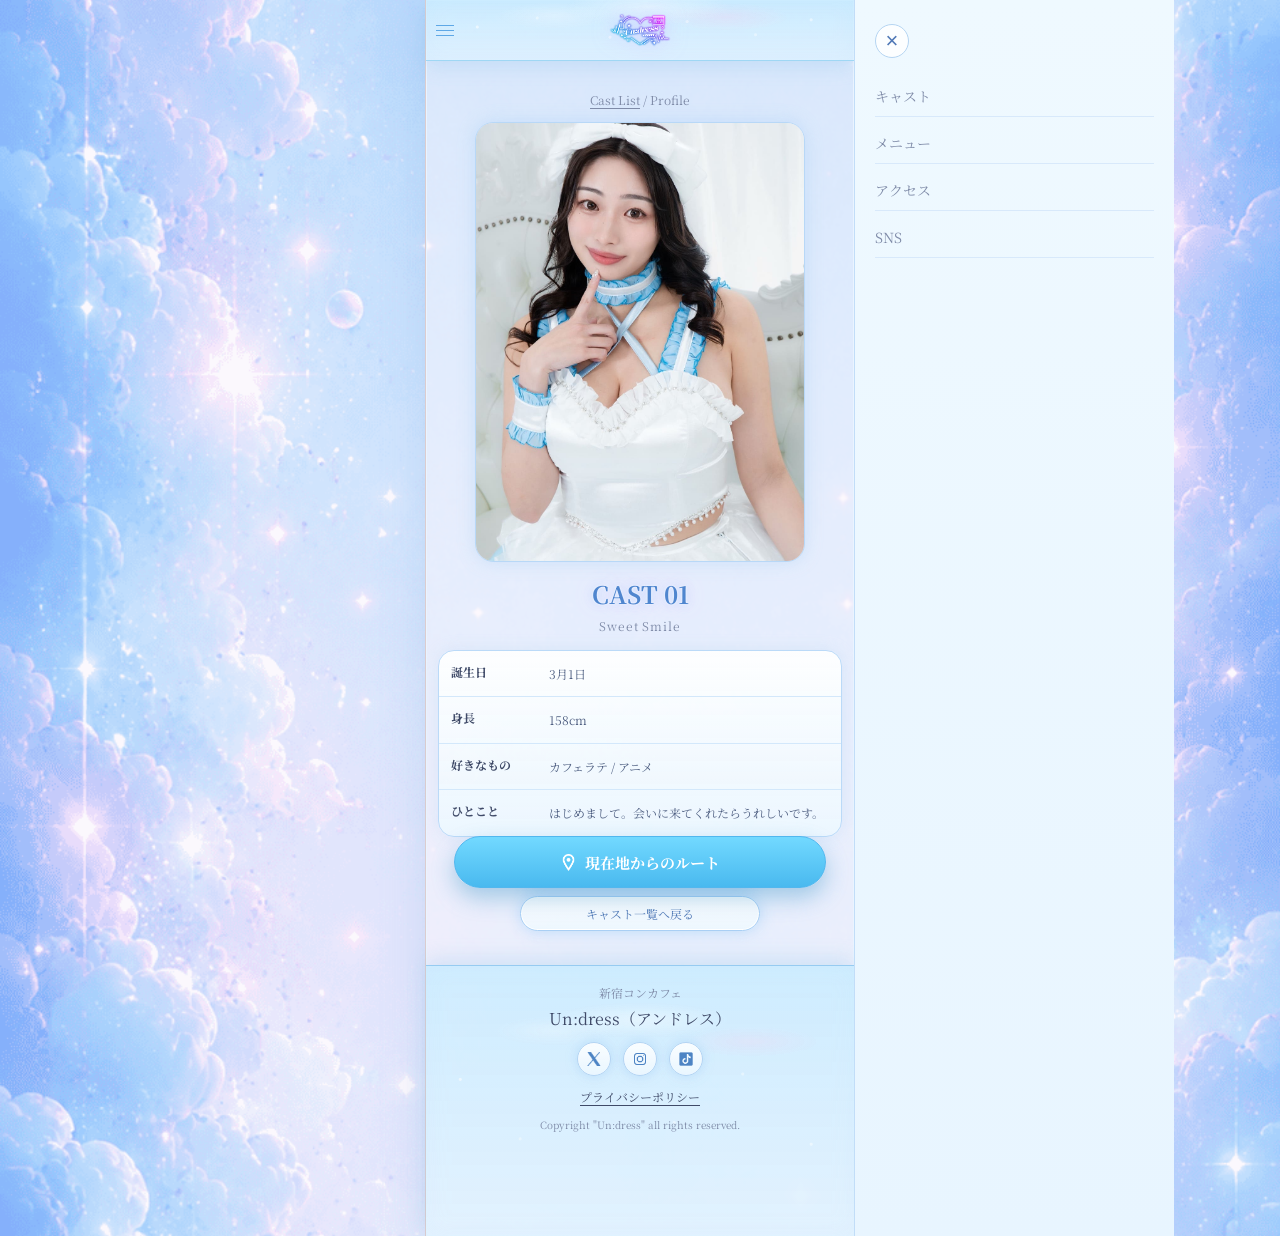
<file: cast-profile.html>
<!DOCTYPE html>
<html lang="ja">
<head>
  <meta charset="UTF-8">
  <meta name="viewport" content="width=device-width, initial-scale=1.0">
  <title>Un:dress Cast Profile</title>
  <link rel="preconnect" href="https://fonts.googleapis.com">
  <link rel="preconnect" href="https://fonts.gstatic.com" crossorigin>
  <link href="https://fonts.googleapis.com/css2?family=Noto+Serif+JP:wght@500;700&display=swap" rel="stylesheet">
  <link rel="stylesheet" href="styles.css?v=20260529a">
</head>
<body>
  <div class="site-shell">
    <header class="site-header">
      <a class="brand" href="index.html#top" aria-label="Un:dress">
        <img src="assets/logo.png" alt="Un:dress ロゴ">
      </a>
      <button class="menu-toggle" type="button" aria-label="メニューを開く" aria-controls="drawer" aria-expanded="false">
        <span></span><span></span><span></span>
      </button>
    </header>

    <nav class="drawer" id="drawer" aria-hidden="true">
      <button class="drawer-close" type="button" aria-label="メニューを閉じる">×</button>
      <ul>
        <li><a href="index.html#cast">キャスト</a></li>
        <li><a href="menu.html">メニュー</a></li>
        <li><a href="index.html#access">アクセス</a></li>
        <li><a href="index.html#sns">SNS</a></li>
      </ul>
    </nav>
    <div class="backdrop"></div>

    <main>
      <section class="section cast-profile-section" data-cast-profile>
        <p class="cast-profile-breadcrumb"><a href="cast.html">Cast List</a> / Profile</p>

        <figure class="cast-profile-hero">
          <img data-cast-image src="assets/cast-1.jpeg" alt="キャストプロフィール画像">
        </figure>

        <h1 class="cast-profile-name" data-cast-name>CAST 01</h1>
        <p class="cast-profile-tag" data-cast-tag>Sweet Smile</p>

        <dl class="cast-profile-table">
          <div class="cast-profile-row">
            <dt>誕生日</dt>
            <dd data-cast-birthday>3月1日</dd>
          </div>
          <div class="cast-profile-row">
            <dt>身長</dt>
            <dd data-cast-height>158cm</dd>
          </div>
          <div class="cast-profile-row">
            <dt>好きなもの</dt>
            <dd data-cast-like>カフェラテ / アニメ</dd>
          </div>
          <div class="cast-profile-row">
            <dt>ひとこと</dt>
            <dd data-cast-message>はじめまして。会いに来てくれたらうれしいです。</dd>
          </div>
        </dl>

        <div class="cast-profile-actions">
          <a class="button cast-action" href="https://x.com/undress_01" target="_blank" rel="noopener noreferrer">出勤情報をチェック</a>
          <a class="button cast-action" href="cast.html">キャスト一覧へ戻る</a>
        </div>
      </section>
    </main>

    <footer class="site-footer">
      <p class="footer-place">新宿コンカフェ</p>
      <p class="footer-name">Un:dress（アンドレス）</p>
      <div class="footer-socials">
        <a href="https://x.com/undress_01" class="social-icon" aria-label="X" target="_blank" rel="noopener noreferrer">
          <img src="assets/footer-x.png" alt="" aria-hidden="true">
        </a>
        <a href="https://www.instagram.com/undress_01/" class="social-icon" aria-label="Instagram" target="_blank" rel="noopener noreferrer">
          <img src="assets/footer-instagram.png" alt="" aria-hidden="true">
        </a>
        <a href="https://www.tiktok.com/@undress_01" class="social-icon" aria-label="TikTok" target="_blank" rel="noopener noreferrer">
          <img src="assets/footer-tiktok.png" alt="" aria-hidden="true">
        </a>
      </div>
      <p class="footer-policy"><a href="privacy.html">プライバシーポリシー</a></p>
      <p class="footer-copy">Copyright "Un:dress" all rights reserved.</p>
    </footer>
  </div>

  <a class="route-fixed-button" href="https://maps.app.goo.gl/XBom7MBDxZdv6wz77" target="_blank" rel="noopener noreferrer">
    <img src="assets/route-marker.png" alt="" aria-hidden="true">
    <span>現在地からのルート</span>
  </a>

  <script src="script.js?v=20260529a"></script>
</body>
</html>
</file>
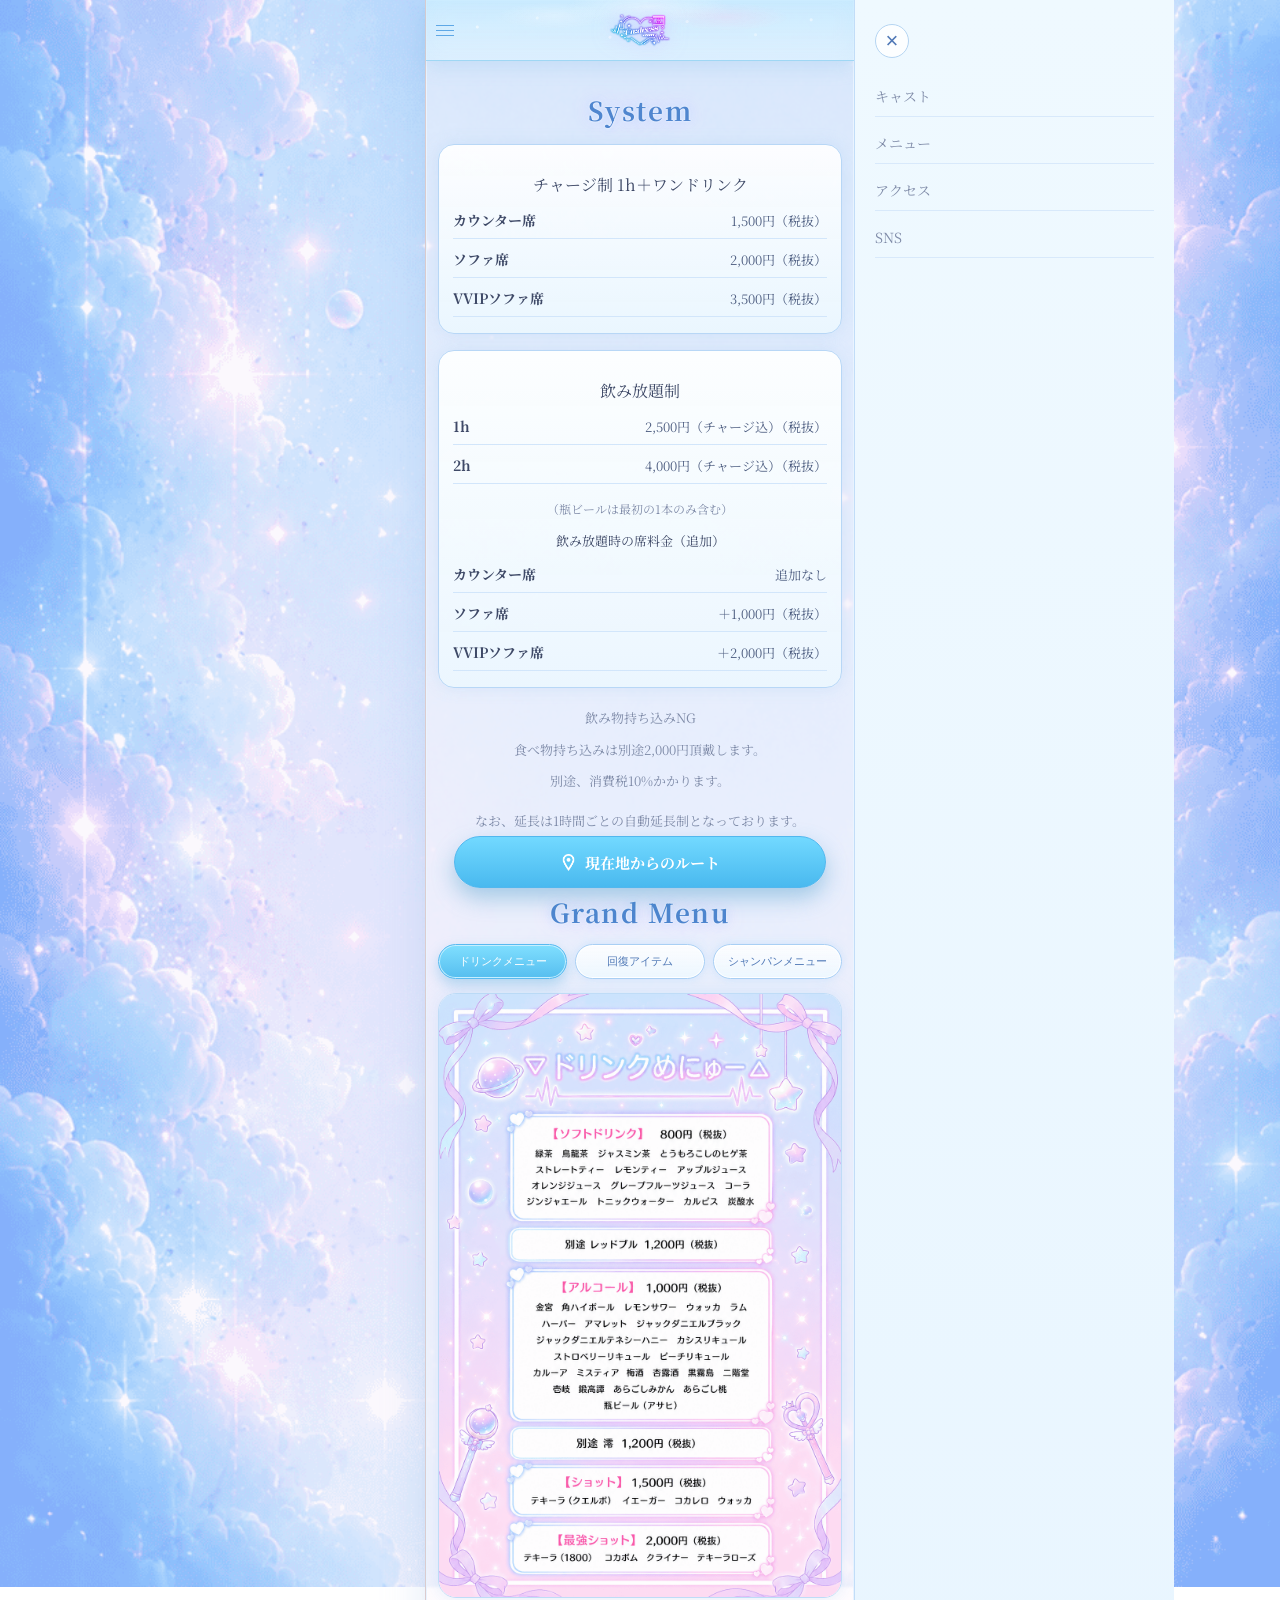
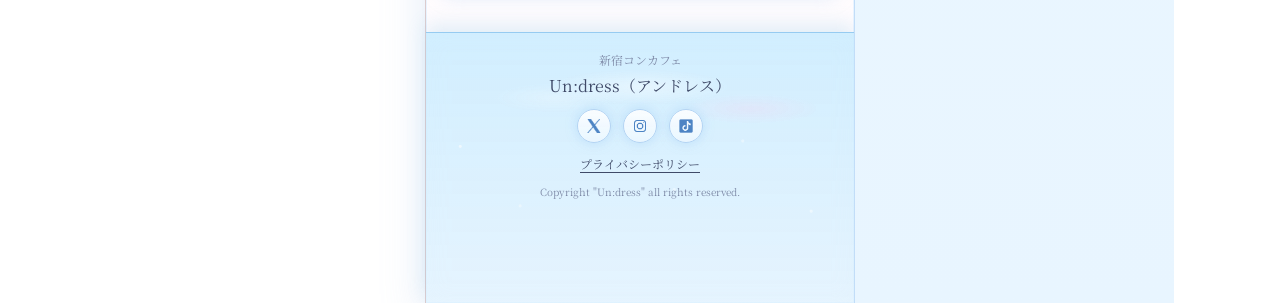
<file: menu.html>
<!DOCTYPE html>
<html lang="ja">
<head>
  <meta charset="UTF-8">
  <meta name="viewport" content="width=device-width, initial-scale=1.0">
  <title>Un:dress Menu</title>
  <link rel="preconnect" href="https://fonts.googleapis.com">
  <link rel="preconnect" href="https://fonts.gstatic.com" crossorigin>
  <link href="https://fonts.googleapis.com/css2?family=Noto+Serif+JP:wght@500;700&display=swap" rel="stylesheet">
  <link rel="stylesheet" href="styles.css?v=20260528b">
</head>
<body>
  <div class="site-shell">
    <header class="site-header">
      <a class="brand" href="index.html#top" aria-label="Un:dress">
        <img src="assets/logo.png" alt="Un:dress ロゴ">
      </a>
      <button class="menu-toggle" type="button" aria-label="メニューを開く" aria-controls="drawer" aria-expanded="false">
        <span></span><span></span><span></span>
      </button>
    </header>

    <nav class="drawer" id="drawer" aria-hidden="true">
      <button class="drawer-close" type="button" aria-label="メニューを閉じる">×</button>
      <ul>
        <li><a href="index.html#cast">キャスト</a></li>
        <li><a href="menu.html">メニュー</a></li>
        <li><a href="index.html#access">アクセス</a></li>
        <li><a href="index.html#sns">SNS</a></li>
      </ul>
    </nav>
    <div class="backdrop"></div>

    <main>
      <section class="section menu-page-section">
        <h1 class="section-title">System</h1>

        <article class="menu-plan">
          <p class="menu-subtitle">チャージ制 1h＋ワンドリンク</p>

          <ul class="menu-list">
            <li class="menu-row">
              <span class="menu-label">カウンター席</span>
              <span class="menu-price">1,500円（税抜）</span>
            </li>
            <li class="menu-row">
              <span class="menu-label">ソファ席</span>
              <span class="menu-price">2,000円（税抜）</span>
            </li>
            <li class="menu-row">
              <span class="menu-label">VVIPソファ席</span>
              <span class="menu-price">3,500円（税抜）</span>
            </li>
          </ul>
        </article>

        <article class="menu-plan">
          <p class="menu-subtitle">飲み放題制</p>
          <ul class="menu-list menu-list-single">
            <li class="menu-row">
              <span class="menu-label">1h</span>
              <span class="menu-price">2,500円（チャージ込）（税抜）</span>
            </li>
            <li class="menu-row">
              <span class="menu-label">2h</span>
              <span class="menu-price">4,000円（チャージ込）（税抜）</span>
            </li>
            <li class="menu-row menu-row-note">
              <span class="menu-note">（瓶ビールは最初の1本のみ含む）</span>
            </li>
          </ul>

          <p class="menu-subnote-title">飲み放題時の席料金（追加）</p>
          <ul class="menu-list menu-list-single">
            <li class="menu-row">
              <span class="menu-label">カウンター席</span>
              <span class="menu-price">追加なし</span>
            </li>
            <li class="menu-row">
              <span class="menu-label">ソファ席</span>
              <span class="menu-price">＋1,000円（税抜）</span>
            </li>
            <li class="menu-row">
              <span class="menu-label">VVIPソファ席</span>
              <span class="menu-price">＋2,000円（税抜）</span>
            </li>
          </ul>
        </article>

        <section class="menu-notice-group" aria-label="注意事項">
          <p class="menu-note menu-note-block">飲み物持ち込みNG</p>
          <p class="menu-note menu-note-block">食べ物持ち込みは別途2,000円頂戴します。</p>
          <p class="menu-note menu-note-block">別途、消費税10%かかります。</p>
          <p class="menu-note menu-note-block menu-note-gap">なお、延長は1時間ごとの自動延長制となっております。</p>
          <p class="menu-note menu-note-block">お時間の管理はお客様ご自身でお願いいたします。</p>
        </section>

        <section class="grand-menu-section" aria-labelledby="grand-menu-title">
          <h2 class="section-title" id="grand-menu-title">Grand Menu</h2>

          <div class="grand-menu-tabs" data-tab-switcher>
            <div class="grand-menu-tablist" role="tablist" aria-label="Grand Menuタブ">
              <button
                class="grand-menu-tab is-active"
                type="button"
                role="tab"
                id="tab-drink"
                aria-controls="panel-drink"
                aria-selected="true"
                data-tab-target="panel-drink"
              >ドリンクメニュー</button>
              <button
                class="grand-menu-tab"
                type="button"
                role="tab"
                id="tab-recovery"
                aria-controls="panel-recovery"
                aria-selected="false"
                data-tab-target="panel-recovery"
              >回復アイテム</button>
              <button
                class="grand-menu-tab"
                type="button"
                role="tab"
                id="tab-champagne"
                aria-controls="panel-champagne"
                aria-selected="false"
                data-tab-target="panel-champagne"
              >シャンパンメニュー</button>
            </div>

            <div class="grand-menu-panel-wrap">
              <figure class="grand-menu-panel is-active" id="panel-drink" role="tabpanel" aria-labelledby="tab-drink">
                <img src="assets/grand-drink-menu.png" alt="ドリンクメニュー画像" loading="lazy">
              </figure>
              <figure class="grand-menu-panel" id="panel-recovery" role="tabpanel" aria-labelledby="tab-recovery" hidden>
                <img src="assets/grand-recovery-items.png" alt="回復アイテム画像" loading="lazy">
              </figure>
              <figure class="grand-menu-panel" id="panel-champagne" role="tabpanel" aria-labelledby="tab-champagne" hidden>
                <img src="assets/grand-champagne-menu.png" alt="シャンパンメニュー画像" loading="lazy">
              </figure>
            </div>
          </div>
        </section>

      </section>
    </main>

    <footer class="site-footer">
      <p class="footer-place">新宿コンカフェ</p>
      <p class="footer-name">Un:dress（アンドレス）</p>
      <div class="footer-socials">
        <a href="https://x.com/undress_01" class="social-icon" aria-label="X" target="_blank" rel="noopener noreferrer">
          <img src="assets/footer-x.png" alt="" aria-hidden="true">
        </a>
        <a href="https://www.instagram.com/undress_01/" class="social-icon" aria-label="Instagram" target="_blank" rel="noopener noreferrer">
          <img src="assets/footer-instagram.png" alt="" aria-hidden="true">
        </a>
        <a href="https://www.tiktok.com/@undress_01" class="social-icon" aria-label="TikTok" target="_blank" rel="noopener noreferrer">
          <img src="assets/footer-tiktok.png" alt="" aria-hidden="true">
        </a>
      </div>
      <p class="footer-policy"><a href="privacy.html">プライバシーポリシー</a></p>
      <p class="footer-copy">Copyright "Un:dress" all rights reserved.</p>
    </footer>
  </div>

  <a class="route-fixed-button" href="https://maps.app.goo.gl/XBom7MBDxZdv6wz77" target="_blank" rel="noopener noreferrer">
    <img src="assets/route-marker.png" alt="" aria-hidden="true">
    <span>現在地からのルート</span>
  </a>

  <script src="script.js?v=20260528b"></script>
</body>
</html>
</file>
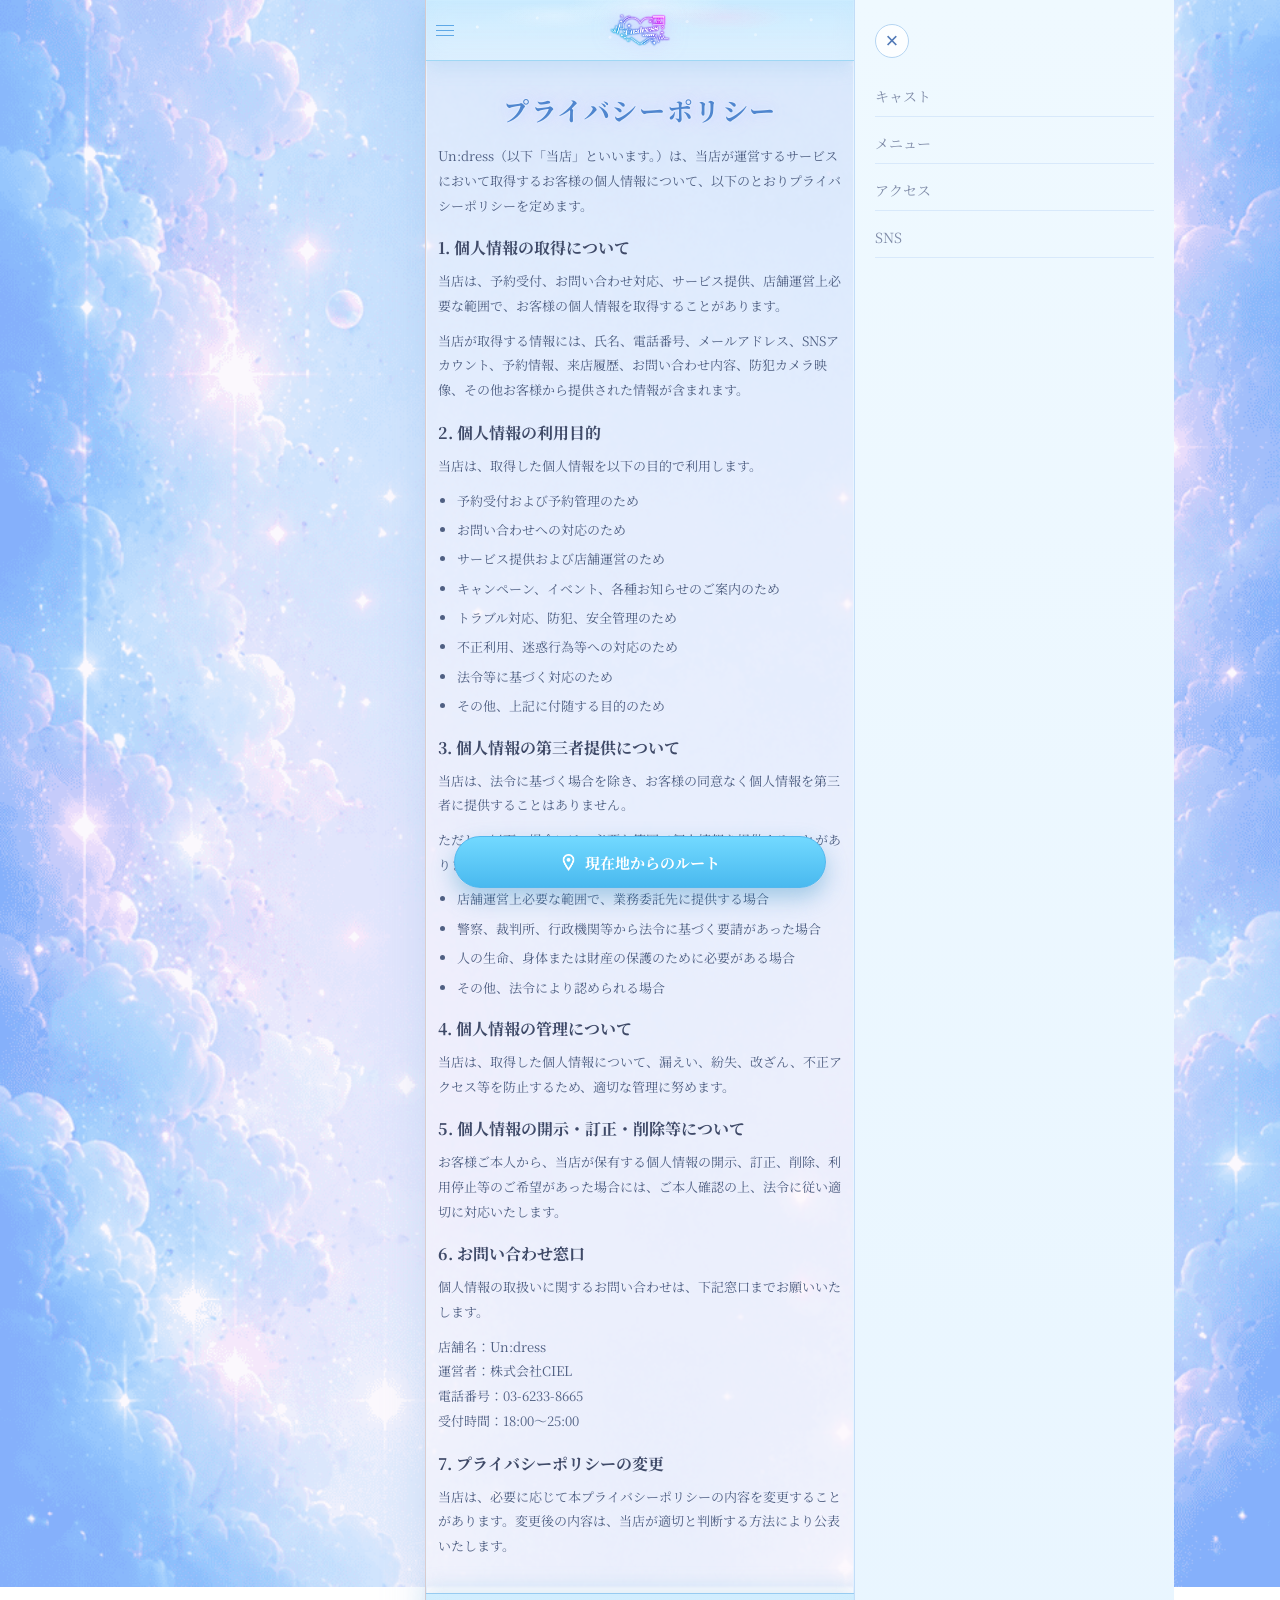
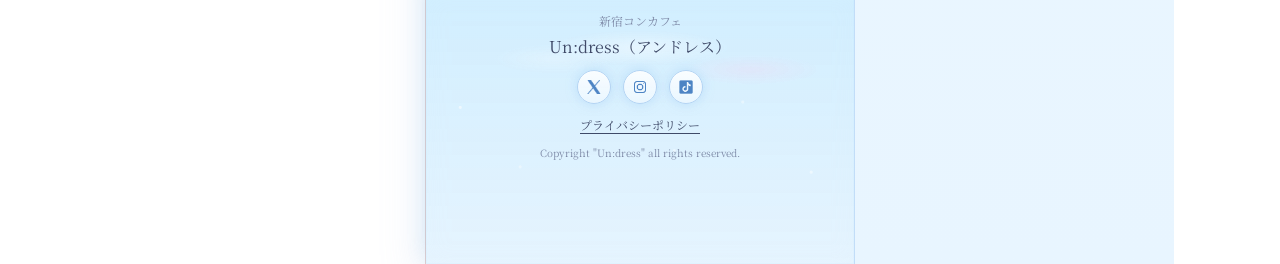
<file: privacy.html>
<!DOCTYPE html>
<html lang="ja">
<head>
  <meta charset="UTF-8">
  <meta name="viewport" content="width=device-width, initial-scale=1.0">
  <title>Un:dress プライバシーポリシー</title>
  <link rel="preconnect" href="https://fonts.googleapis.com">
  <link rel="preconnect" href="https://fonts.gstatic.com" crossorigin>
  <link href="https://fonts.googleapis.com/css2?family=Noto+Serif+JP:wght@500;700&display=swap" rel="stylesheet">
  <link rel="stylesheet" href="styles.css?v=20260528c">
</head>
<body>
  <div class="site-shell">
    <header class="site-header">
      <a class="brand" href="index.html#top" aria-label="Un:dress">
        <img src="assets/logo.png" alt="Un:dress ロゴ">
      </a>
      <button class="menu-toggle" type="button" aria-label="メニューを開く" aria-controls="drawer" aria-expanded="false">
        <span></span><span></span><span></span>
      </button>
    </header>

    <nav class="drawer" id="drawer" aria-hidden="true">
      <button class="drawer-close" type="button" aria-label="メニューを閉じる">×</button>
      <ul>
        <li><a href="index.html#cast">キャスト</a></li>
        <li><a href="menu.html">メニュー</a></li>
        <li><a href="index.html#access">アクセス</a></li>
        <li><a href="index.html#sns">SNS</a></li>
      </ul>
    </nav>
    <div class="backdrop"></div>

    <main>
      <section class="section privacy-page-section">
        <h1 class="section-title">プライバシーポリシー</h1>

        <article class="privacy-card">
          <p>Un:dress（以下「当店」といいます。）は、当店が運営するサービスにおいて取得するお客様の個人情報について、以下のとおりプライバシーポリシーを定めます。</p>

          <section class="privacy-block" aria-labelledby="privacy-1">
            <h2 id="privacy-1">1. 個人情報の取得について</h2>
            <p>当店は、予約受付、お問い合わせ対応、サービス提供、店舗運営上必要な範囲で、お客様の個人情報を取得することがあります。</p>
            <p>当店が取得する情報には、氏名、電話番号、メールアドレス、SNSアカウント、予約情報、来店履歴、お問い合わせ内容、防犯カメラ映像、その他お客様から提供された情報が含まれます。</p>
          </section>

          <section class="privacy-block" aria-labelledby="privacy-2">
            <h2 id="privacy-2">2. 個人情報の利用目的</h2>
            <p>当店は、取得した個人情報を以下の目的で利用します。</p>
            <ul>
              <li>予約受付および予約管理のため</li>
              <li>お問い合わせへの対応のため</li>
              <li>サービス提供および店舗運営のため</li>
              <li>キャンペーン、イベント、各種お知らせのご案内のため</li>
              <li>トラブル対応、防犯、安全管理のため</li>
              <li>不正利用、迷惑行為等への対応のため</li>
              <li>法令等に基づく対応のため</li>
              <li>その他、上記に付随する目的のため</li>
            </ul>
          </section>

          <section class="privacy-block" aria-labelledby="privacy-3">
            <h2 id="privacy-3">3. 個人情報の第三者提供について</h2>
            <p>当店は、法令に基づく場合を除き、お客様の同意なく個人情報を第三者に提供することはありません。</p>
            <p>ただし、以下の場合には、必要な範囲で個人情報を提供することがあります。</p>
            <ul>
              <li>店舗運営上必要な範囲で、業務委託先に提供する場合</li>
              <li>警察、裁判所、行政機関等から法令に基づく要請があった場合</li>
              <li>人の生命、身体または財産の保護のために必要がある場合</li>
              <li>その他、法令により認められる場合</li>
            </ul>
          </section>

          <section class="privacy-block" aria-labelledby="privacy-4">
            <h2 id="privacy-4">4. 個人情報の管理について</h2>
            <p>当店は、取得した個人情報について、漏えい、紛失、改ざん、不正アクセス等を防止するため、適切な管理に努めます。</p>
          </section>

          <section class="privacy-block" aria-labelledby="privacy-5">
            <h2 id="privacy-5">5. 個人情報の開示・訂正・削除等について</h2>
            <p>お客様ご本人から、当店が保有する個人情報の開示、訂正、削除、利用停止等のご希望があった場合には、ご本人確認の上、法令に従い適切に対応いたします。</p>
          </section>

          <section class="privacy-block" aria-labelledby="privacy-6">
            <h2 id="privacy-6">6. お問い合わせ窓口</h2>
            <p>個人情報の取扱いに関するお問い合わせは、下記窓口までお願いいたします。</p>
            <p>店舗名：Un:dress<br>運営者：株式会社CIEL<br>電話番号：03-6233-8665<br>受付時間：18:00〜25:00</p>
          </section>

          <section class="privacy-block" aria-labelledby="privacy-7">
            <h2 id="privacy-7">7. プライバシーポリシーの変更</h2>
            <p>当店は、必要に応じて本プライバシーポリシーの内容を変更することがあります。変更後の内容は、当店が適切と判断する方法により公表いたします。</p>
          </section>
        </article>
      </section>
    </main>

    <footer class="site-footer">
      <p class="footer-place">新宿コンカフェ</p>
      <p class="footer-name">Un:dress（アンドレス）</p>
      <div class="footer-socials">
        <a href="https://x.com/undress_01" class="social-icon" aria-label="X" target="_blank" rel="noopener noreferrer">
          <img src="assets/footer-x.png" alt="" aria-hidden="true">
        </a>
        <a href="https://www.instagram.com/undress_01/" class="social-icon" aria-label="Instagram" target="_blank" rel="noopener noreferrer">
          <img src="assets/footer-instagram.png" alt="" aria-hidden="true">
        </a>
        <a href="https://www.tiktok.com/@undress_01" class="social-icon" aria-label="TikTok" target="_blank" rel="noopener noreferrer">
          <img src="assets/footer-tiktok.png" alt="" aria-hidden="true">
        </a>
      </div>
      <p class="footer-policy"><a href="privacy.html">プライバシーポリシー</a></p>
      <p class="footer-copy">Copyright "Un:dress" all rights reserved.</p>
    </footer>
  </div>

  <a class="route-fixed-button" href="https://maps.app.goo.gl/XBom7MBDxZdv6wz77" target="_blank" rel="noopener noreferrer">
    <img src="assets/route-marker.png" alt="" aria-hidden="true">
    <span>現在地からのルート</span>
  </a>

  <script src="script.js?v=20260528b"></script>
</body>
</html>
</file>
<file: styles.css>
:root {
  --bg: #f6f8ff;
  --bg-soft: #ffffff;
  --text: #4f5f82;
  --muted: #7f8ba8;
  --heading: #4f86cf;
  --text-strong: #3f4a68;
  --line: #b9d7f8;
  --accent: #67d4ff;
  --btn-text: #4f78b6;
}

* {
  box-sizing: border-box;
}

html,
body {
  margin: 0;
  padding: 0;
  background-image: url("assets/site-bg.png");
  background-size: cover;
  background-position: center;
  background-repeat: no-repeat;
  background-attachment: fixed;
  color: var(--text);
  font-family: "Noto Serif JP", serif;
}

a {
  color: inherit;
  text-decoration: none;
}

.site-shell {
  max-width: 430px;
  margin: 0 auto;
  background: rgba(255, 248, 253, 0.46);
  min-height: 100dvh;
  border-inline: 1px solid #dccccf;
  box-shadow: 0 0 0 1px #eaf4ff inset, 0 16px 42px rgba(132, 173, 221, 0.24);
  backdrop-filter: blur(1px);
}

.site-header {
  position: sticky;
  top: 0;
  z-index: 40;
  display: flex;
  justify-content: center;
  align-items: center;
  padding: 10px;
  overflow: hidden;
  backdrop-filter: blur(12px);
  -webkit-backdrop-filter: blur(12px);
  background: linear-gradient(180deg, rgba(191, 233, 255, 0.72), rgba(215, 240, 255, 0.64));
  border-bottom: 1px solid #9fd7f4;
  box-shadow: 0 6px 18px rgba(109, 178, 220, 0.2);
}

.site-header::before {
  content: "";
  position: absolute;
  inset: 0;
  z-index: 0;
  pointer-events: none;
  background:
    radial-gradient(circle at 12% 45%, rgba(255, 255, 255, 0.55) 0 1px, transparent 2px),
    radial-gradient(circle at 26% 30%, rgba(255, 255, 255, 0.35) 0 1px, transparent 2px),
    radial-gradient(circle at 43% 62%, rgba(255, 255, 255, 0.45) 0 1px, transparent 2px),
    radial-gradient(circle at 61% 36%, rgba(255, 255, 255, 0.42) 0 1px, transparent 2px),
    radial-gradient(circle at 77% 58%, rgba(255, 255, 255, 0.38) 0 1px, transparent 2px),
    radial-gradient(circle at 90% 33%, rgba(255, 255, 255, 0.46) 0 1px, transparent 2px),
    radial-gradient(120px 26px at 52% 12%, rgba(255, 255, 255, 0.42), transparent 68%),
    radial-gradient(90px 20px at 70% 28%, rgba(255, 201, 235, 0.24), transparent 70%),
    radial-gradient(80px 18px at 30% 26%, rgba(255, 255, 255, 0.28), transparent 72%);
}

.site-header > * {
  position: relative;
  z-index: 1;
}

.brand {
  display: block;
  width: 68px;
  line-height: 0;
}

.brand img {
  width: 100%;
  height: auto;
  display: block;
  filter: drop-shadow(0 0 10px rgba(201, 170, 255, 0.5));
}

.menu-toggle {
  position: absolute;
  left: 10px;
  top: 50%;
  transform: translateY(-50%);
  width: 30px;
  height: 24px;
  border: 0;
  border-radius: 0;
  background: transparent;
  display: flex;
  flex-direction: column;
  justify-content: center;
  gap: 4px;
  padding: 0;
  cursor: pointer;
}

.menu-toggle span {
  display: block;
  width: 18px;
  height: 1px;
  background: #5ea8e6;
}

.drawer {
  position: fixed;
  inset: 0 0 0 auto;
  width: min(78vw, 320px);
  transform: translateX(100%);
  transition: transform 0.3s ease;
  background: linear-gradient(180deg, #eff9ff 0%, #e8f5ff 100%);
  z-index: 50;
  border-left: 1px solid #c2ddf8;
  padding: 24px 20px;
}

.drawer ul {
  list-style: none;
  margin: 28px 0 0;
  padding: 0;
  display: grid;
  gap: 16px;
}

.drawer a {
  display: block;
  font-size: 14px;
  color: var(--muted);
  border-bottom: 1px solid #d8e9fb;
  padding-bottom: 10px;
}

.drawer-close {
  border: 1px solid #b5d5f2;
  color: var(--btn-text);
  background: #ffffffd8;
  width: 34px;
  height: 34px;
  padding: 0;
  border-radius: 99px;
  font-size: 22px;
  line-height: 1;
}

.backdrop {
  position: fixed;
  inset: 0;
  background: rgba(117, 101, 159, 0.2);
  opacity: 0;
  pointer-events: none;
  transition: opacity 0.3s ease;
  z-index: 45;
}

.menu-open .drawer {
  transform: translateX(0);
}

.menu-open .backdrop {
  opacity: 1;
  pointer-events: auto;
}

.section {
  padding: 34px 12px;
}

.hero {
  padding: 0;
}

.hero-bg {
  height: auto;
  min-height: 0;
  border-bottom: 1px solid var(--line);
  overflow: visible;
  background: #eef7ff;
}

.hero-bg img {
  width: 100%;
  height: auto;
  display: block;
}

.hero-message {
  position: relative;
  border-top: 1px solid var(--line);
  border-bottom: 1px solid var(--line);
  background: linear-gradient(180deg, rgba(191, 233, 255, 0.72), rgba(215, 240, 255, 0.64));
}

.hero-message::before {
  content: "";
  position: absolute;
  inset: 0;
  background: linear-gradient(180deg, rgba(255, 255, 255, 0.34), rgba(255, 247, 253, 0.4));
}

.hero-copy {
  position: relative;
  z-index: 1;
  margin: 0;
  padding: 20px 12px;
  text-align: center;
  font-size: 14px;
  line-height: 1.9;
  color: var(--text);
  text-shadow: 0 0 10px #ffffff, 0 0 20px #bfe7ff;
}

.hero-links {
  margin-top: 14px;
  display: flex;
  justify-content: center;
  gap: 8px;
  flex-wrap: wrap;
}

.pill,
.button {
  border: 1px solid #a9cff4;
  color: var(--btn-text);
  padding: 8px 14px;
  border-radius: 99px;
  font-size: 12px;
  background: linear-gradient(180deg, #ffffffdd, #edf8ffcc);
  box-shadow: 0 0 0 1px #ffffff inset, 0 0 16px rgba(132, 194, 245, 0.48);
}

.ornament {
  text-align: center;
  color: var(--muted);
  letter-spacing: 0.1em;
  font-size: 12px;
}

.section-title {
  text-align: center;
  font-family: "Noto Serif JP", serif;
  font-weight: 700;
  margin: 0;
  font-size: 26px;
  letter-spacing: 0.06em;
  color: var(--heading);
  text-shadow:
    0 0 2px rgba(255, 255, 255, 0.95),
    0 0 10px rgba(184, 223, 255, 0.9),
    0 0 18px rgba(244, 196, 255, 0.78);
}

.cast-carousel {
  margin-top: 16px;
  position: relative;
}

.cast-viewport {
  overflow-x: auto;
  scroll-snap-type: x mandatory;
  scrollbar-width: none;
  -ms-overflow-style: none;
}

.cast-viewport::-webkit-scrollbar {
  display: none;
}

.cast-track {
  list-style: none;
  margin: 0;
  padding: 0 calc((100% - 180px) / 2);
  display: flex;
  gap: 12px;
}

.cast-slide {
  flex: 0 0 180px;
  width: 180px;
  height: 320px;
  border-radius: 18px;
  overflow: hidden;
  border: 1px solid #b5d4f5;
  box-shadow: 0 0 16px rgba(196, 165, 245, 0.26);
  scroll-snap-align: center;
  background: #fff;
  opacity: 0.44;
  transform: scale(0.84);
  filter: saturate(0.86);
  transition: transform 0.25s ease, opacity 0.25s ease, filter 0.25s ease, box-shadow 0.25s ease;
}

.cast-slide.is-current {
  opacity: 1;
  transform: scale(1);
  filter: saturate(1.06);
  box-shadow: 0 0 22px rgba(120, 184, 237, 0.42);
}

.cast-slide img {
  width: 100%;
  height: 100%;
  object-fit: cover;
  object-position: center;
  display: block;
}

.gallery-slide {
  display: grid;
  place-items: center;
  background: linear-gradient(135deg, rgba(211, 240, 255, 0.88), rgba(255, 228, 246, 0.88));
  color: #5a8fcd;
  font-size: 22px;
  letter-spacing: 0.08em;
}

.cast-nav {
  position: absolute;
  top: 50%;
  transform: translateY(-50%);
  width: 28px;
  height: 28px;
  border: 0;
  background: rgba(255, 255, 255, 0.72);
  color: #4c84c4;
  font-size: 22px;
  line-height: 1;
  padding: 0;
  cursor: pointer;
  border-radius: 999px;
  box-shadow: 0 0 8px rgba(94, 69, 153, 0.18);
  z-index: 2;
}

.cast-nav.prev {
  left: 2px;
}

.cast-nav.next {
  right: 2px;
}

.cast-dots {
  margin-top: 10px;
  display: flex;
  justify-content: center;
  gap: 6px;
}

.cast-dot {
  width: 8px;
  height: 8px;
  border-radius: 999px;
  border: 0;
  padding: 0;
  background: #c6e0f8;
  cursor: pointer;
}

.cast-dot.is-active {
  background: #5d98d8;
}

.cast-actions {
  margin-top: 14px;
  display: grid;
  gap: 8px;
  justify-items: center;
}

.cast-action {
  width: min(92%, 240px);
  text-align: center;
}

.media {
  height: 220px;
  margin-bottom: 18px;
}

.media img {
  width: 100%;
  height: 100%;
  object-fit: cover;
  object-position: center;
  display: block;
  border-radius: 12px;
}

.concept .media {
  border-radius: 24px;
  overflow: hidden;
}

.lead {
  text-align: center;
  margin: 0;
  color: var(--muted);
  font-size: 13px;
}

.intro h1 {
  margin: 12px 0 0;
  text-align: center;
  font-family: "Noto Serif JP", serif;
  font-size: 22px;
}

.sub {
  text-align: center;
  margin-top: 6px;
  color: var(--muted);
}

.cards {
  margin-top: 16px;
  display: grid;
  gap: 10px;
}

.card {
  border: 1px solid var(--line);
  background: linear-gradient(180deg, rgba(255, 255, 255, 0.88), rgba(255, 245, 252, 0.84));
  border-radius: 14px;
  padding: 14px;
  box-shadow: 0 0 18px rgba(201, 176, 246, 0.22);
}

.card h3 {
  margin: 0;
  font-size: 16px;
  font-family: "Noto Serif JP", serif;
}

.card p {
  margin: 8px 0 0;
  color: var(--muted);
  font-size: 12px;
}

#access {
  background: transparent;
  box-shadow: none;
}

.access-block {
  margin-top: 14px;
  border: 0;
  border-radius: 0;
  padding: 14px;
  display: grid;
  gap: 8px;
  font-size: 13px;
  background: transparent;
  box-shadow: none;
}

.store-name {
  font-weight: 700;
  color: var(--text-strong);
}

.store-main-name {
  display: inline-block;
  margin-top: 2px;
  font-size: 18px;
}

.access-map {
  margin-top: 6px;
  border-radius: 12px;
  overflow: hidden;
  border: 1px solid #bad8f6;
}

.access-map iframe {
  display: block;
  width: 100%;
  height: 260px;
}

.event-card {
  border-radius: 18px;
  overflow: hidden;
  background: rgba(255, 255, 255, 0.18);
}

.event-list {
  margin-top: 14px;
  display: grid;
  gap: 12px;
}

.event-card img {
  width: 100%;
  height: auto;
  display: block;
}

.concept h2 {
  font-family: "Noto Serif JP", serif;
  font-size: 24px;
  margin: 16px 0 10px;
  color: var(--heading);
}

.concept p {
  color: var(--muted);
  line-height: 1.9;
  font-size: 13px;
}

.ghost {
  display: inline-block;
  margin-top: 10px;
}

.tall {
  margin-top: 16px;
  height: 290px;
}

.sns-grid {
  margin-top: 14px;
  display: grid;
  gap: 12px;
}

.sns-card {
  border: 0;
  border-radius: 0;
  padding: 14px;
  background: transparent;
}

.sns-card h3 {
  margin: 0 0 10px;
  font-family: "Noto Serif JP", serif;
  color: var(--heading);
  text-align: center;
}

.embed {
  height: 180px;
}

.sns-embed {
  width: 100%;
  height: 240px;
  border: 0;
  border-radius: 0;
  background: transparent;
}

.twitter-timeline {
  display: block;
  margin: 0 auto;
}

.news-card {
  margin-top: 16px;
  border: 1px solid var(--line);
  border-radius: 14px;
  overflow: hidden;
  background: var(--bg-soft);
  box-shadow: 0 0 18px rgba(194, 170, 242, 0.18);
}

.news-thumb {
  height: 130px;
}

.news-body {
  padding: 12px;
}

.news-title {
  margin: 0;
  font-weight: 700;
}

.news-date {
  margin: 6px 0 0;
  color: var(--muted);
  font-size: 12px;
}

.more-link {
  display: block;
  margin-top: 12px;
  color: var(--accent);
  font-size: 13px;
  text-shadow: 0 0 8px #ffffff;
}

.site-footer {
  border-top: 1px solid #96cbf1;
  padding: 18px 16px calc(104px + env(safe-area-inset-bottom));
  text-align: center;
  color: var(--muted);
  font-size: 11px;
  position: relative;
  overflow: hidden;
  backdrop-filter: blur(12px);
  -webkit-backdrop-filter: blur(12px);
  background: linear-gradient(180deg, rgba(191, 233, 255, 0.72), rgba(215, 240, 255, 0.64));
  box-shadow: 0 -8px 18px rgba(109, 178, 220, 0.2);
}

.site-footer::before {
  content: "";
  position: absolute;
  inset: 0;
  z-index: 0;
  pointer-events: none;
  background:
    radial-gradient(circle at 8% 42%, rgba(255, 255, 255, 0.55) 0 1px, transparent 2px),
    radial-gradient(circle at 22% 64%, rgba(255, 255, 255, 0.35) 0 1px, transparent 2px),
    radial-gradient(circle at 39% 34%, rgba(255, 255, 255, 0.45) 0 1px, transparent 2px),
    radial-gradient(circle at 58% 58%, rgba(255, 255, 255, 0.42) 0 1px, transparent 2px),
    radial-gradient(circle at 74% 40%, rgba(255, 255, 255, 0.38) 0 1px, transparent 2px),
    radial-gradient(circle at 90% 66%, rgba(255, 255, 255, 0.46) 0 1px, transparent 2px),
    radial-gradient(130px 26px at 50% 20%, rgba(255, 255, 255, 0.4), transparent 68%),
    radial-gradient(96px 22px at 76% 28%, rgba(255, 201, 235, 0.22), transparent 70%),
    radial-gradient(84px 20px at 30% 24%, rgba(255, 255, 255, 0.24), transparent 72%);
}

.site-footer > * {
  position: relative;
  z-index: 1;
}

.footer-place {
  margin: 0;
  font-size: 12px;
}

.footer-name {
  margin: 6px 0 0;
  font-size: 16px;
  color: var(--text-strong);
  text-shadow: none;
}

.footer-socials {
  margin-top: 12px;
  display: flex;
  justify-content: center;
  gap: 12px;
}

.social-icon {
  width: 34px;
  height: 34px;
  border-radius: 50%;
  border: 1px solid #b4d4f3;
  background: linear-gradient(180deg, #ffffffde, #edf8ffcf);
  display: grid;
  place-items: center;
  color: #4d84c4;
  box-shadow: 0 0 12px rgba(135, 190, 239, 0.35);
}

.social-icon img {
  width: 18px;
  height: 18px;
  object-fit: contain;
  display: block;
}

.footer-policy {
  margin: 12px 0 0;
  font-size: 12px;
}

.footer-policy a {
  text-decoration: underline;
  text-underline-offset: 3px;
  color: var(--text-strong);
}

.footer-copy {
  margin: 12px 0 0;
  font-size: 10px;
}

.route-fixed-button {
  position: fixed;
  left: max(10px, env(safe-area-inset-left));
  right: max(10px, env(safe-area-inset-right));
  bottom: calc(12px + env(safe-area-inset-bottom));
  margin: 0 auto;
  transform: none;
  width: auto;
  max-width: 372px;
  height: 52px;
  border-radius: 999px;
  border: 1px solid #51b7ee;
  background: linear-gradient(180deg, #72d9ff, #49b9ef);
  box-shadow: 0 10px 22px rgba(48, 141, 194, 0.38);
  color: #ffffff;
  display: flex;
  align-items: center;
  justify-content: center;
  gap: 8px;
  font-size: 15px;
  font-weight: 700;
  white-space: nowrap;
  z-index: 80;
}

.route-fixed-button img {
  width: 17px;
  height: 17px;
  object-fit: contain;
  display: block;
  filter: brightness(0) invert(1);
}

.placeholder {
  border: 1px dashed #b8d7f6;
  border-radius: 12px;
  display: grid;
  place-items: center;
  background: linear-gradient(135deg, rgba(214, 242, 255, 0.72), rgba(255, 229, 247, 0.72));
  color: #6c94c9;
  font-size: 11px;
  letter-spacing: 0.08em;
}

.menu-page-section {
  padding-top: 30px;
}

.menu-plan {
  margin-top: 16px;
  border: 1px solid #b8d7f6;
  border-radius: 16px;
  padding: 16px 14px;
  background: linear-gradient(180deg, rgba(255, 255, 255, 0.9), rgba(236, 248, 255, 0.86));
  box-shadow: 0 0 16px rgba(151, 194, 236, 0.24);
}

.menu-subtitle {
  margin: 12px 0 0;
  text-align: center;
  font-size: 16px;
  color: var(--text-strong);
}

.menu-note {
  margin: 4px 0 0;
  text-align: center;
  color: var(--muted);
  font-size: 12px;
}

.menu-list {
  list-style: none;
  margin: 14px 0 0;
  padding: 0;
  display: grid;
  gap: 10px;
}

.menu-row {
  margin: 0;
  display: flex;
  align-items: baseline;
  justify-content: space-between;
  gap: 10px;
  padding-bottom: 8px;
  border-bottom: 1px solid #d2e6fb;
}

.menu-label {
  font-size: 14px;
  color: var(--text-strong);
  font-weight: 700;
}

.menu-price {
  text-align: right;
  font-size: 13px;
  color: var(--text);
}

.menu-list-single .menu-label {
  min-width: 2.4em;
}

.menu-subnote-title {
  margin: 14px 0 0;
  text-align: center;
  color: var(--text-strong);
  font-size: 13px;
}

.menu-row-note {
  justify-content: center;
  border-bottom: 0;
  padding-top: 2px;
  padding-bottom: 0;
}

.menu-notice-group {
  margin-top: 18px;
  padding: 0 4px;
}

.menu-note-block {
  margin-top: 8px;
  text-align: center;
  line-height: 1.8;
  font-size: 13px;
}

.menu-note-gap {
  margin-top: 16px;
}

.grand-menu-section {
  margin-top: 30px;
}

.grand-menu-tabs {
  margin-top: 14px;
}

.grand-menu-tablist {
  display: grid;
  grid-template-columns: repeat(3, minmax(0, 1fr));
  gap: 8px;
}

.grand-menu-tab {
  border: 1px solid #a9cff4;
  color: var(--btn-text);
  border-radius: 999px;
  font-size: 11px;
  background: linear-gradient(180deg, #ffffffdd, #edf8ffcc);
  box-shadow: 0 0 0 1px #ffffff inset, 0 0 10px rgba(132, 194, 245, 0.28);
  padding: 9px 8px;
  line-height: 1.35;
  text-align: center;
  cursor: pointer;
}

.grand-menu-tab.is-active {
  border-color: #59baf0;
  color: #ffffff;
  background: linear-gradient(180deg, #80dfff, #56beef);
  box-shadow: 0 0 0 1px #c5efff inset, 0 6px 14px rgba(84, 173, 219, 0.4);
}

.grand-menu-panel-wrap {
  margin-top: 14px;
}

.grand-menu-panel {
  margin: 0;
  border-radius: 18px;
  overflow: hidden;
  border: 1px solid #bfdcf7;
  box-shadow: 0 0 18px rgba(173, 206, 240, 0.35);
  background: rgba(255, 255, 255, 0.42);
}

.grand-menu-panel img {
  width: 100%;
  height: auto;
  display: block;
}

.privacy-page-section {
  padding-top: 30px;
}

.privacy-card {
  margin-top: 16px;
  border: 0;
  border-radius: 0;
  padding: 0;
  background: transparent;
  box-shadow: none;
}

.privacy-card p {
  margin: 0;
  font-size: 13px;
  line-height: 1.9;
}

.privacy-block {
  margin-top: 18px;
}

.privacy-block h2 {
  margin: 0;
  font-size: 16px;
  color: var(--text-strong);
}

.privacy-block p {
  margin-top: 10px;
}

.privacy-block ul {
  margin: 10px 0 0;
  padding-left: 1.2em;
  display: grid;
  gap: 6px;
}

.privacy-block li {
  font-size: 13px;
  line-height: 1.8;
}

.cast-page-section {
  padding-top: 30px;
}

.cast-list-grid {
  list-style: none;
  margin: 18px 0 0;
  padding: 0;
  display: grid;
  grid-template-columns: minmax(0, 1fr);
  gap: 12px;
}

.cast-list-item {
  border: 1px solid #b6d6f5;
  border-radius: 16px;
  background: linear-gradient(180deg, rgba(255, 255, 255, 0.92), rgba(240, 250, 255, 0.86));
  box-shadow: 0 0 16px rgba(165, 202, 238, 0.28);
  padding: 12px;
}

.cast-list-head {
  display: flex;
  align-items: center;
  justify-content: space-between;
  gap: 10px;
}

.cast-list-thumbs {
  display: flex;
  align-items: center;
  gap: 6px;
  max-width: 52%;
  overflow-x: auto;
  scrollbar-width: none;
}

.cast-list-thumbs::-webkit-scrollbar {
  display: none;
}

.cast-list-thumbs img {
  width: 42px;
  height: 58px;
  border-radius: 8px;
  object-fit: cover;
  display: block;
  border: 1px solid #a7cff3;
  flex: 0 0 auto;
}

.cast-list-body {
  margin-top: 10px;
  display: grid;
  grid-template-columns: minmax(0, 1fr) 116px;
  gap: 10px;
  align-items: stretch;
}

.cast-list-side {
  display: flex;
  flex-direction: column;
  justify-content: center;
  gap: 14px;
}

.cast-list-sns {
  display: flex;
  justify-content: center;
  gap: 12px;
}

.cast-list-sns-icon {
  width: 38px;
  height: 38px;
  border-radius: 999px;
  border: 1px solid #b4d4f3;
  background: linear-gradient(180deg, #ffffffde, #edf8ffcf);
  display: grid;
  place-items: center;
  box-shadow: 0 0 8px rgba(135, 190, 239, 0.3);
}

.cast-list-sns-icon img {
  width: 18px;
  height: 18px;
  object-fit: contain;
  display: block;
}

.cast-detail-button {
  display: grid;
  place-items: center;
  text-align: center;
  min-height: 54px;
  border: 1px solid #8cbbe8;
  color: #ffffff;
  background: linear-gradient(180deg, #396598, #233f5f);
  box-shadow: 0 0 12px rgba(63, 109, 156, 0.35);
  font-size: 13px;
  letter-spacing: 0.04em;
  padding: 0 8px;
}

.cast-list-photo-link {
  display: block;
  border-radius: 14px;
  overflow: hidden;
}

.cast-list-photo {
  margin: 0;
  aspect-ratio: 3 / 4;
}

.cast-list-photo img {
  width: 100%;
  height: 100%;
  object-fit: cover;
  object-position: center;
  display: block;
}

.cast-list-name {
  margin: 0;
  font-size: 14px;
  color: var(--text-strong);
  font-weight: 700;
  border: 1px solid #a9cff4;
  border-radius: 999px;
  padding: 6px 12px;
  background: linear-gradient(180deg, #ffffffdd, #edf8ffcc);
  box-shadow: 0 0 0 1px #ffffff inset, 0 0 10px rgba(132, 194, 245, 0.28);
}

.cast-page-back {
  margin: 18px 0 0;
  text-align: center;
}

.cast-profile-section {
  padding-top: 30px;
}

.cast-profile-breadcrumb {
  margin: 0;
  text-align: center;
  font-size: 12px;
  color: var(--muted);
}

.cast-profile-breadcrumb a {
  text-decoration: underline;
  text-underline-offset: 3px;
}

.cast-profile-hero {
  margin: 14px auto 0;
  width: min(100%, 330px);
  border-radius: 18px;
  overflow: hidden;
  border: 1px solid #b8d8f7;
  box-shadow: 0 0 18px rgba(140, 192, 236, 0.3);
}

.cast-profile-hero img {
  width: 100%;
  aspect-ratio: 3 / 4;
  height: auto;
  object-fit: cover;
  object-position: center;
  display: block;
}

.cast-profile-name {
  margin: 14px 0 0;
  text-align: center;
  font-size: 24px;
  color: var(--heading);
  text-shadow:
    0 0 2px rgba(255, 255, 255, 0.95),
    0 0 10px rgba(184, 223, 255, 0.9),
    0 0 18px rgba(244, 196, 255, 0.78);
}

.cast-profile-tag {
  margin: 6px 0 0;
  text-align: center;
  font-size: 12px;
  letter-spacing: 0.08em;
  color: var(--muted);
}

.cast-profile-table {
  margin: 16px 0 0;
  border: 1px solid #bbdaf8;
  border-radius: 16px;
  background: linear-gradient(180deg, rgba(255, 255, 255, 0.9), rgba(236, 248, 255, 0.84));
  box-shadow: 0 0 16px rgba(164, 202, 236, 0.24);
  overflow: hidden;
}

.cast-profile-row {
  display: grid;
  grid-template-columns: 88px 1fr;
  gap: 10px;
  padding: 12px;
  border-bottom: 1px solid #d3e8fb;
}

.cast-profile-row:last-child {
  border-bottom: 0;
}

.cast-profile-row dt {
  margin: 0;
  font-size: 12px;
  color: var(--text-strong);
  font-weight: 700;
}

.cast-profile-row dd {
  margin: 0;
  font-size: 12px;
  color: var(--text);
  line-height: 1.8;
}

.cast-profile-actions {
  margin-top: 16px;
  display: grid;
  gap: 8px;
  justify-items: center;
}
</file>
